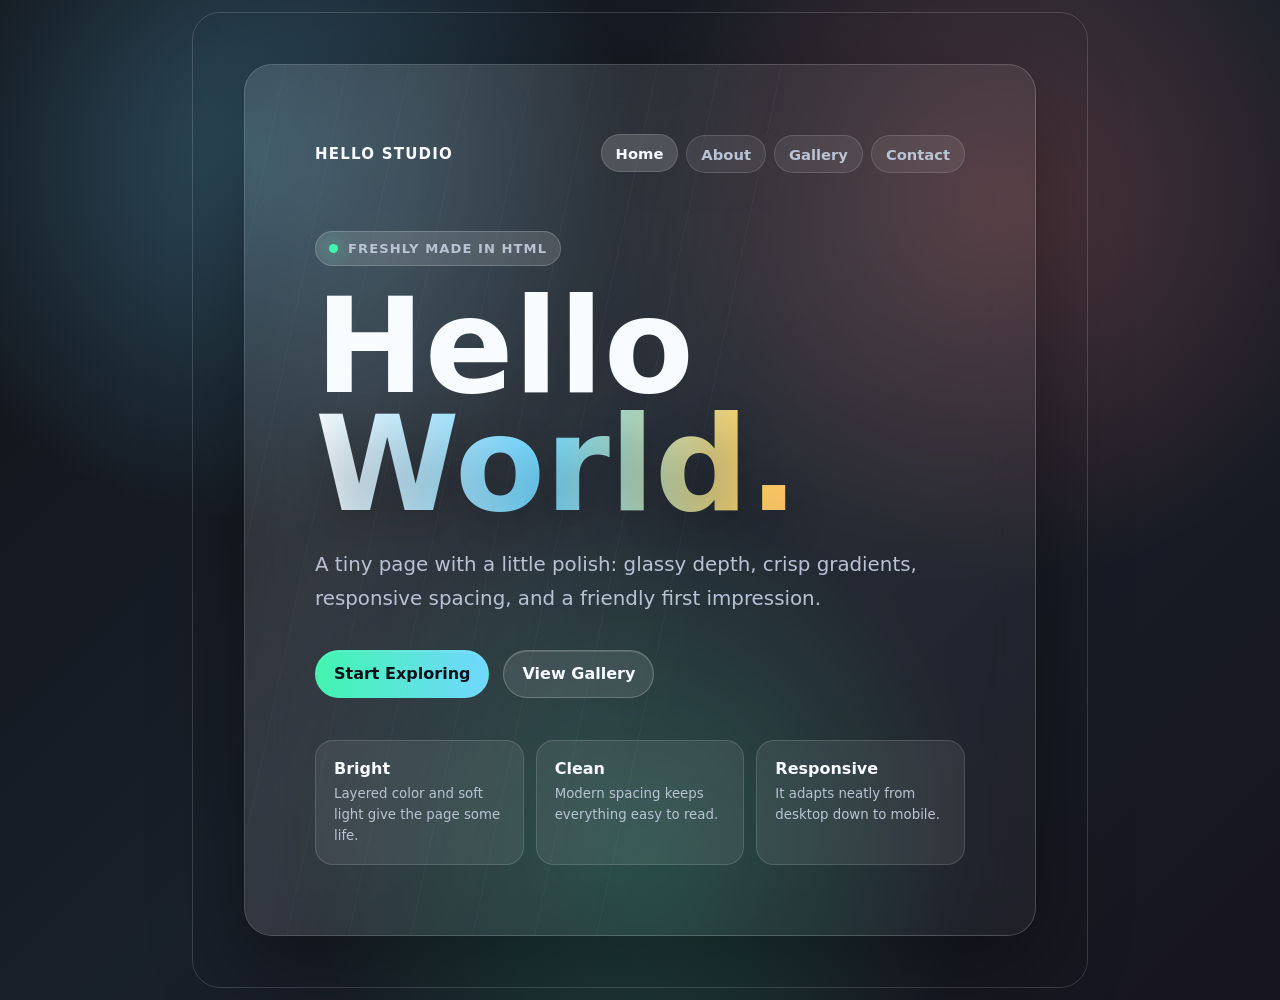
<file: index.html>
<!DOCTYPE html>
<html lang="en">
<head>
  <meta charset="UTF-8">
  <meta name="viewport" content="width=device-width, initial-scale=1.0">
  <title>Hello World</title>
  <link rel="stylesheet" href="styles.css">
</head>
<body>
  <main class="stage" aria-label="Hello World landing page">
    <div class="glow-line"></div>
    <section class="card">
      <div class="content">
        <nav class="nav" aria-label="Main navigation">
          <a class="brand" href="index.html">Hello Studio</a>
          <div class="nav-links">
            <a class="active" href="index.html">Home</a>
            <a href="about.html">About</a>
            <a href="gallery.html">Gallery</a>
            <a href="contact.html">Contact</a>
          </div>
        </nav>

        <div class="eyebrow"><span class="spark"></span> Freshly made in HTML</div>
        <h1>Hello <span>World.</span></h1>
        <p>
          A tiny page with a little polish: glassy depth, crisp gradients, responsive spacing,
          and a friendly first impression.
        </p>
        <div class="actions">
          <a class="button primary" href="about.html">Start Exploring</a>
          <a class="button" href="gallery.html">View Gallery</a>
        </div>
        <div class="chips" aria-label="Highlights">
          <article class="chip">
            <strong>Bright</strong>
            <small>Layered color and soft light give the page some life.</small>
          </article>
          <article class="chip">
            <strong>Clean</strong>
            <small>Modern spacing keeps everything easy to read.</small>
          </article>
          <article class="chip">
            <strong>Responsive</strong>
            <small>It adapts neatly from desktop down to mobile.</small>
          </article>
        </div>
      </div>
    </section>
  </main>
</body>
</html>
</file>
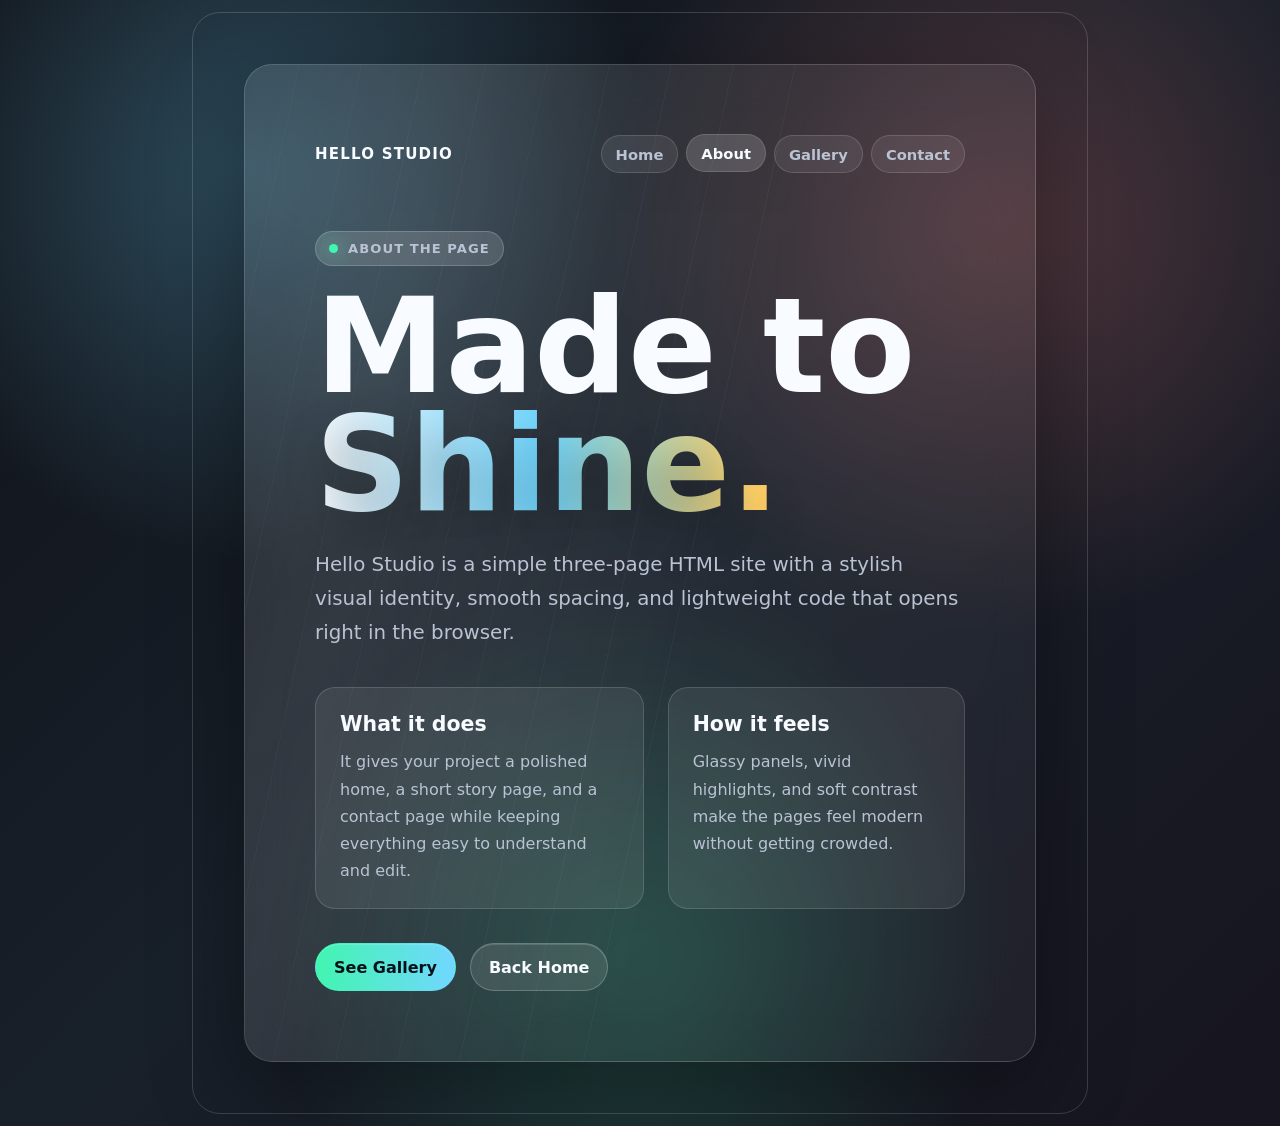
<file: about.html>
<!DOCTYPE html>
<html lang="en">
<head>
  <meta charset="UTF-8">
  <meta name="viewport" content="width=device-width, initial-scale=1.0">
  <title>About | Hello Studio</title>
  <link rel="stylesheet" href="styles.css">
</head>
<body>
  <main class="stage" aria-label="About page">
    <div class="glow-line"></div>
    <section class="card">
      <div class="content">
        <nav class="nav" aria-label="Main navigation">
          <a class="brand" href="index.html">Hello Studio</a>
          <div class="nav-links">
            <a href="index.html">Home</a>
            <a class="active" href="about.html">About</a>
            <a href="gallery.html">Gallery</a>
            <a href="contact.html">Contact</a>
          </div>
        </nav>

        <div class="eyebrow"><span class="spark"></span> About the page</div>
        <h1>Made to <span>Shine.</span></h1>
        <p>
          Hello Studio is a simple three-page HTML site with a stylish visual identity,
          smooth spacing, and lightweight code that opens right in the browser.
        </p>

        <div class="split">
          <article class="note">
            <h2>What it does</h2>
            <p>
              It gives your project a polished home, a short story page, and a contact page
              while keeping everything easy to understand and edit.
            </p>
          </article>
          <article class="note">
            <h2>How it feels</h2>
            <p>
              Glassy panels, vivid highlights, and soft contrast make the pages feel modern
              without getting crowded.
            </p>
          </article>
        </div>

        <div class="actions">
          <a class="button primary" href="gallery.html">See Gallery</a>
          <a class="button" href="index.html">Back Home</a>
        </div>
      </div>
    </section>
  </main>
</body>
</html>
</file>
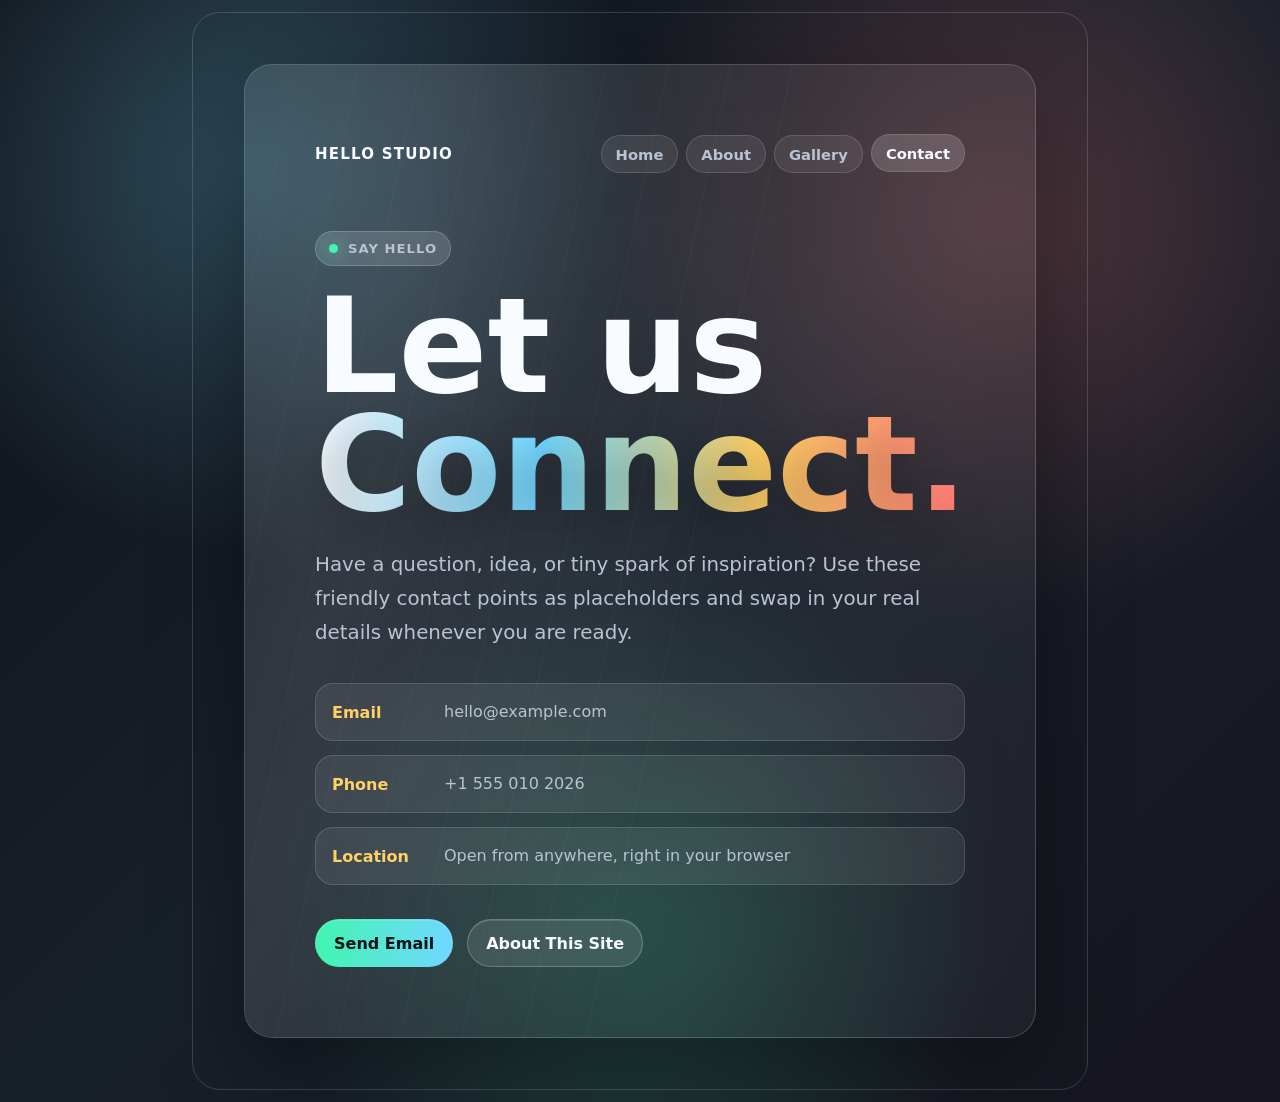
<file: contact.html>
<!DOCTYPE html>
<html lang="en">
<head>
  <meta charset="UTF-8">
  <meta name="viewport" content="width=device-width, initial-scale=1.0">
  <title>Contact Us | Hello Studio</title>
  <link rel="stylesheet" href="styles.css">
</head>
<body>
  <main class="stage" aria-label="Contact page">
    <div class="glow-line"></div>
    <section class="card">
      <div class="content">
        <nav class="nav" aria-label="Main navigation">
          <a class="brand" href="index.html">Hello Studio</a>
          <div class="nav-links">
            <a href="index.html">Home</a>
            <a href="about.html">About</a>
            <a href="gallery.html">Gallery</a>
            <a class="active" href="contact.html">Contact</a>
          </div>
        </nav>

        <div class="eyebrow"><span class="spark"></span> Say hello</div>
        <h1>Let us <span>Connect.</span></h1>
        <p>
          Have a question, idea, or tiny spark of inspiration? Use these friendly contact
          points as placeholders and swap in your real details whenever you are ready.
        </p>

        <div class="contact-list" aria-label="Contact details">
          <div class="contact-row">
            <strong>Email</strong>
            <span>hello@example.com</span>
          </div>
          <div class="contact-row">
            <strong>Phone</strong>
            <span>+1 555 010 2026</span>
          </div>
          <div class="contact-row">
            <strong>Location</strong>
            <span>Open from anywhere, right in your browser</span>
          </div>
        </div>

        <div class="actions">
          <a class="button primary" href="mailto:hello@example.com">Send Email</a>
          <a class="button" href="about.html">About This Site</a>
        </div>
      </div>
    </section>
  </main>
</body>
</html>
</file>
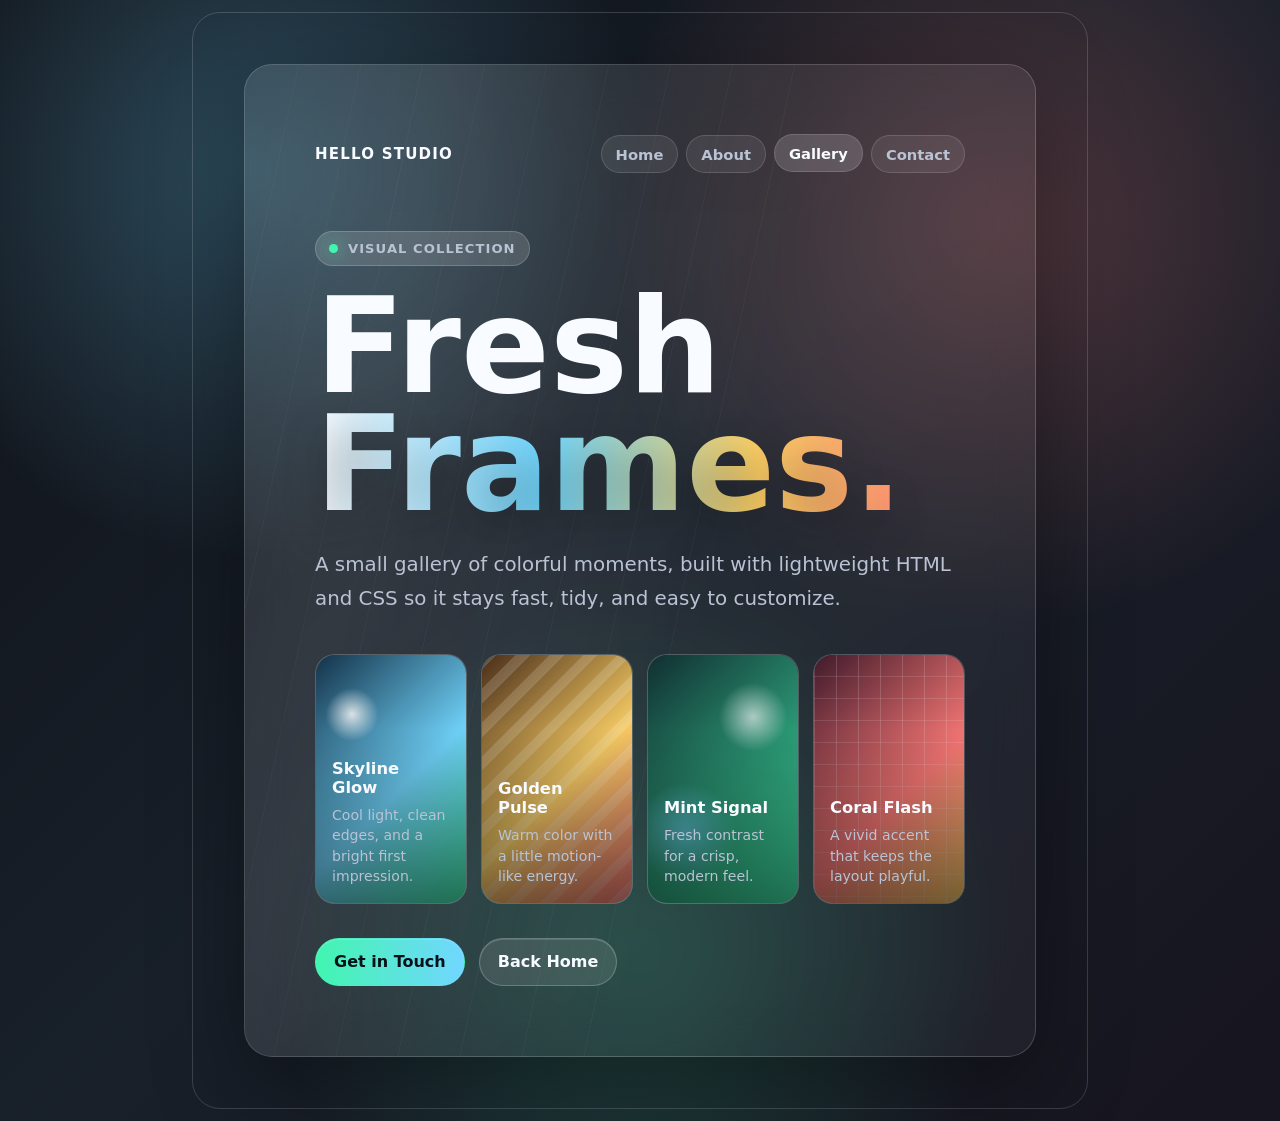
<file: gallery.html>
<!DOCTYPE html>
<html lang="en">
<head>
  <meta charset="UTF-8">
  <meta name="viewport" content="width=device-width, initial-scale=1.0">
  <title>Gallery | Hello Studio</title>
  <link rel="stylesheet" href="styles.css">
</head>
<body>
  <main class="stage" aria-label="Gallery page">
    <div class="glow-line"></div>
    <section class="card">
      <div class="content">
        <nav class="nav" aria-label="Main navigation">
          <a class="brand" href="index.html">Hello Studio</a>
          <div class="nav-links">
            <a href="index.html">Home</a>
            <a href="about.html">About</a>
            <a class="active" href="gallery.html">Gallery</a>
            <a href="contact.html">Contact</a>
          </div>
        </nav>

        <div class="eyebrow"><span class="spark"></span> Visual collection</div>
        <h1>Fresh <span>Frames.</span></h1>
        <p>
          A small gallery of colorful moments, built with lightweight HTML and CSS so it stays
          fast, tidy, and easy to customize.
        </p>

        <div class="gallery-grid" aria-label="Gallery items">
          <article class="gallery-tile tile-sky">
            <div class="tile-art"></div>
            <strong>Skyline Glow</strong>
            <span>Cool light, clean edges, and a bright first impression.</span>
          </article>
          <article class="gallery-tile tile-gold">
            <div class="tile-art"></div>
            <strong>Golden Pulse</strong>
            <span>Warm color with a little motion-like energy.</span>
          </article>
          <article class="gallery-tile tile-mint">
            <div class="tile-art"></div>
            <strong>Mint Signal</strong>
            <span>Fresh contrast for a crisp, modern feel.</span>
          </article>
          <article class="gallery-tile tile-coral">
            <div class="tile-art"></div>
            <strong>Coral Flash</strong>
            <span>A vivid accent that keeps the layout playful.</span>
          </article>
        </div>

        <div class="actions">
          <a class="button primary" href="contact.html">Get in Touch</a>
          <a class="button" href="index.html">Back Home</a>
        </div>
      </div>
    </section>
  </main>
</body>
</html>
</file>
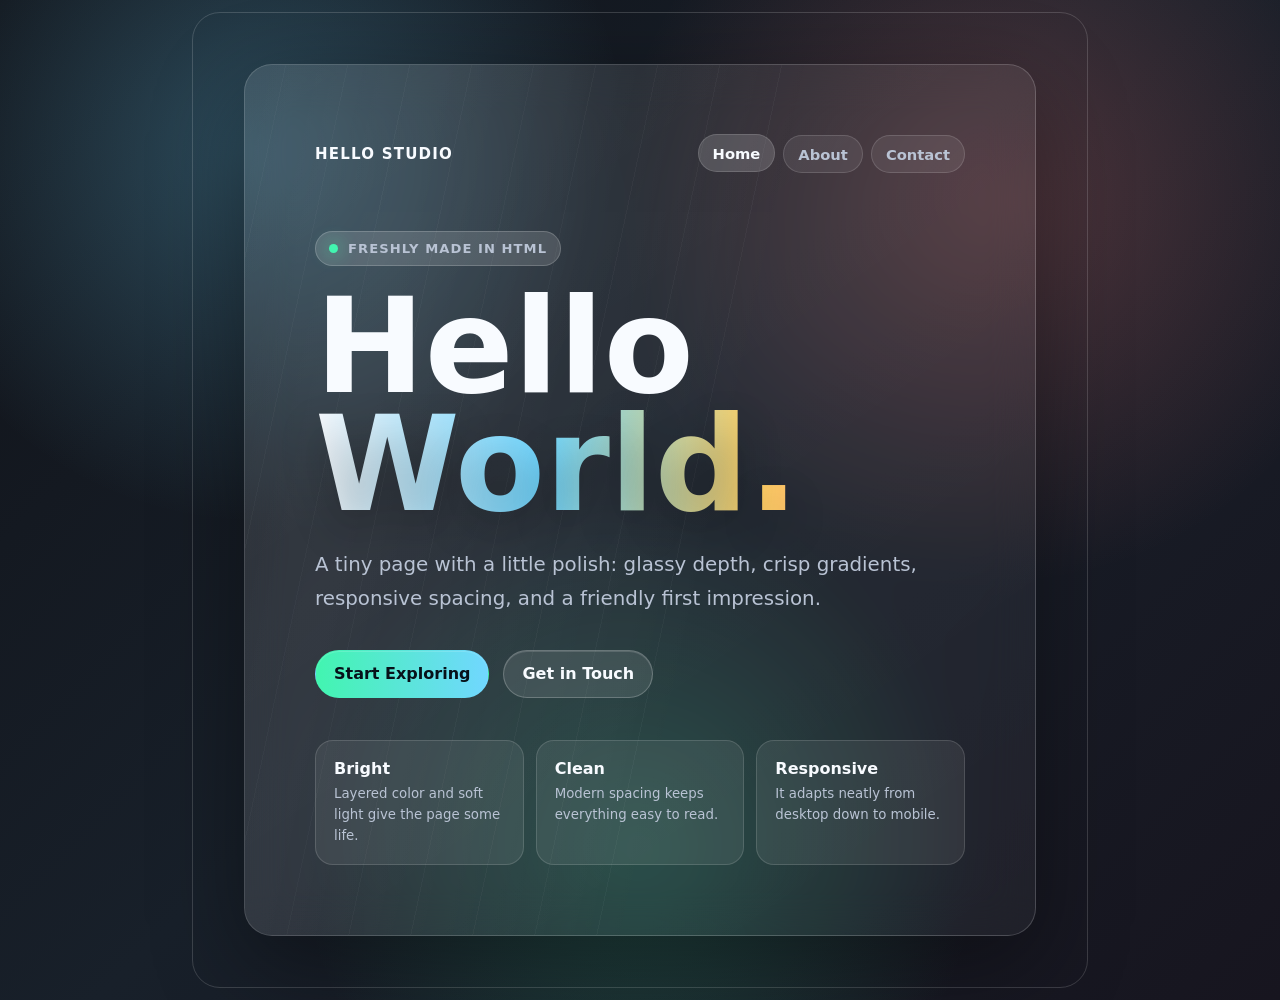
<file: hello-world.html>
<!DOCTYPE html>
<html lang="en">
<head>
  <meta charset="UTF-8">
  <meta name="viewport" content="width=device-width, initial-scale=1.0">
  <title>Hello World</title>
  <link rel="stylesheet" href="styles.css">
</head>
<body>
  <main class="stage" aria-label="Hello World landing page">
    <div class="glow-line"></div>
    <section class="card">
      <div class="content">
        <nav class="nav" aria-label="Main navigation">
          <a class="brand" href="hello-world.html">Hello Studio</a>
          <div class="nav-links">
            <a class="active" href="hello-world.html">Home</a>
            <a href="about.html">About</a>
            <a href="contact.html">Contact</a>
          </div>
        </nav>

        <div class="eyebrow"><span class="spark"></span> Freshly made in HTML</div>
        <h1>Hello <span>World.</span></h1>
        <p>
          A tiny page with a little polish: glassy depth, crisp gradients, responsive spacing,
          and a friendly first impression.
        </p>
        <div class="actions">
          <a class="button primary" href="about.html">Start Exploring</a>
          <a class="button" href="contact.html">Get in Touch</a>
        </div>
        <div class="chips" aria-label="Highlights">
          <article class="chip">
            <strong>Bright</strong>
            <small>Layered color and soft light give the page some life.</small>
          </article>
          <article class="chip">
            <strong>Clean</strong>
            <small>Modern spacing keeps everything easy to read.</small>
          </article>
          <article class="chip">
            <strong>Responsive</strong>
            <small>It adapts neatly from desktop down to mobile.</small>
          </article>
        </div>
      </div>
    </section>
  </main>
</body>
</html>
</file>
<file: styles.css>
:root {
  color-scheme: dark;
  --bg: #101218;
  --panel: rgba(255, 255, 255, 0.08);
  --panel-strong: rgba(255, 255, 255, 0.14);
  --text: #f8fbff;
  --muted: #b9c3d4;
  --mint: #42f5b0;
  --coral: #ff7a78;
  --gold: #ffd166;
  --sky: #71d7ff;
}

* {
  box-sizing: border-box;
}

body {
  margin: 0;
  min-height: 100vh;
  display: grid;
  place-items: center;
  overflow-x: hidden;
  background:
    radial-gradient(circle at 20% 15%, rgba(113, 215, 255, 0.28), transparent 28%),
    radial-gradient(circle at 78% 20%, rgba(255, 122, 120, 0.24), transparent 30%),
    radial-gradient(circle at 50% 85%, rgba(66, 245, 176, 0.20), transparent 32%),
    linear-gradient(135deg, #101218 0%, #18202a 48%, #17151f 100%);
  color: var(--text);
  font-family: Inter, ui-sans-serif, system-ui, -apple-system, BlinkMacSystemFont, "Segoe UI", sans-serif;
}

.stage {
  width: min(92vw, 920px);
  padding: clamp(24px, 6vw, 64px);
  position: relative;
}

.glow-line {
  position: absolute;
  inset: 12px;
  border: 1px solid rgba(255, 255, 255, 0.16);
  border-radius: 28px;
  pointer-events: none;
}

.card {
  position: relative;
  padding: clamp(30px, 7vw, 70px);
  border: 1px solid rgba(255, 255, 255, 0.18);
  border-radius: 28px;
  background: linear-gradient(145deg, var(--panel), rgba(255, 255, 255, 0.04));
  box-shadow: 0 28px 90px rgba(0, 0, 0, 0.38);
  backdrop-filter: blur(22px);
  overflow: hidden;
}

.card::before {
  content: "";
  position: absolute;
  inset: 0;
  background:
    linear-gradient(90deg, transparent, rgba(255, 255, 255, 0.10), transparent),
    repeating-linear-gradient(90deg, rgba(255, 255, 255, 0.045) 0 1px, transparent 1px 62px);
  transform: skewX(-12deg) translateX(-38%);
  opacity: 0.65;
}

.content {
  position: relative;
  z-index: 1;
}

.nav {
  display: flex;
  flex-wrap: wrap;
  align-items: center;
  justify-content: space-between;
  gap: 16px;
  margin-bottom: clamp(34px, 6vw, 58px);
}

.brand {
  color: var(--text);
  font-size: 0.94rem;
  font-weight: 900;
  text-decoration: none;
  text-transform: uppercase;
  letter-spacing: 0.08em;
}

.nav-links {
  display: flex;
  flex-wrap: wrap;
  gap: 8px;
}

.nav-links a {
  display: inline-flex;
  align-items: center;
  justify-content: center;
  min-height: 38px;
  padding: 0 14px;
  border: 1px solid rgba(255, 255, 255, 0.14);
  border-radius: 999px;
  background: rgba(255, 255, 255, 0.08);
  color: var(--muted);
  font-size: 0.92rem;
  font-weight: 800;
  text-decoration: none;
  transition: transform 180ms ease, background 180ms ease, color 180ms ease;
}

.nav-links a:hover,
.nav-links a.active {
  transform: translateY(-1px);
  background: rgba(255, 255, 255, 0.16);
  color: var(--text);
}

.eyebrow {
  display: inline-flex;
  align-items: center;
  gap: 10px;
  margin-bottom: 22px;
  padding: 9px 13px;
  border: 1px solid rgba(255, 255, 255, 0.18);
  border-radius: 999px;
  background: var(--panel-strong);
  color: var(--muted);
  font-size: 0.82rem;
  font-weight: 700;
  text-transform: uppercase;
  letter-spacing: 0.08em;
}

.spark {
  width: 9px;
  height: 9px;
  border-radius: 50%;
  background: var(--mint);
  box-shadow: 0 0 18px var(--mint);
}

h1 {
  margin: 0;
  font-size: clamp(3.3rem, 11vw, 8.2rem);
  line-height: 0.9;
  letter-spacing: 0;
}

h1 span {
  display: block;
  background: linear-gradient(90deg, var(--text), var(--sky) 35%, var(--gold) 68%, var(--coral));
  -webkit-background-clip: text;
  background-clip: text;
  color: transparent;
  text-shadow: 0 18px 44px rgba(0, 0, 0, 0.24);
}

p {
  max-width: 660px;
  margin: 24px 0 0;
  color: var(--muted);
  font-size: clamp(1rem, 2.1vw, 1.24rem);
  line-height: 1.7;
}

.actions {
  display: flex;
  flex-wrap: wrap;
  gap: 14px;
  margin-top: 34px;
}

.button {
  display: inline-flex;
  align-items: center;
  justify-content: center;
  min-height: 48px;
  padding: 0 18px;
  border: 1px solid rgba(255, 255, 255, 0.22);
  border-radius: 999px;
  background: rgba(255, 255, 255, 0.10);
  color: var(--text);
  font-weight: 800;
  text-decoration: none;
  box-shadow: inset 0 1px 0 rgba(255, 255, 255, 0.14);
  transition: transform 180ms ease, background 180ms ease;
}

.button.primary {
  border-color: transparent;
  background: linear-gradient(90deg, var(--mint), var(--sky));
  color: #071119;
}

.button:hover {
  transform: translateY(-2px);
  background: rgba(255, 255, 255, 0.16);
}

.button.primary:hover {
  background: linear-gradient(90deg, var(--gold), var(--coral));
}

.chips {
  display: grid;
  grid-template-columns: repeat(3, 1fr);
  gap: 12px;
  margin-top: 42px;
}

.chip {
  min-height: 88px;
  padding: 18px;
  border: 1px solid rgba(255, 255, 255, 0.14);
  border-radius: 18px;
  background: rgba(255, 255, 255, 0.075);
}

.chip strong {
  display: block;
  margin-bottom: 5px;
  color: var(--text);
  font-size: 1rem;
}

.chip small,
.contact-list span {
  color: var(--muted);
  line-height: 1.5;
}

.split {
  display: grid;
  grid-template-columns: 1.05fr 0.95fr;
  gap: 24px;
  align-items: start;
  margin-top: 38px;
}

.note {
  min-height: 100%;
  padding: 24px;
  border: 1px solid rgba(255, 255, 255, 0.14);
  border-radius: 20px;
  background: rgba(255, 255, 255, 0.075);
}

.note h2 {
  margin: 0 0 12px;
  font-size: 1.28rem;
}

.note p {
  margin-top: 0;
  font-size: 1rem;
}

.contact-list {
  display: grid;
  gap: 14px;
  margin-top: 34px;
}

.contact-row {
  display: grid;
  grid-template-columns: 96px 1fr;
  gap: 16px;
  align-items: center;
  padding: 16px;
  border: 1px solid rgba(255, 255, 255, 0.14);
  border-radius: 18px;
  background: rgba(255, 255, 255, 0.075);
}

.contact-row strong {
  color: var(--gold);
}

.gallery-grid {
  display: grid;
  grid-template-columns: repeat(4, 1fr);
  gap: 14px;
  margin-top: 38px;
}

.gallery-tile {
  min-height: 250px;
  display: flex;
  flex-direction: column;
  justify-content: flex-end;
  gap: 8px;
  padding: 16px;
  border: 1px solid rgba(255, 255, 255, 0.15);
  border-radius: 20px;
  background: rgba(255, 255, 255, 0.075);
  overflow: hidden;
  position: relative;
}

.gallery-tile::before {
  content: "";
  position: absolute;
  inset: 0;
  background: linear-gradient(180deg, transparent 30%, rgba(0, 0, 0, 0.52));
  z-index: 1;
}

.gallery-tile strong,
.gallery-tile span {
  position: relative;
  z-index: 2;
}

.gallery-tile strong {
  color: var(--text);
  font-size: 1.02rem;
}

.gallery-tile span {
  color: var(--muted);
  font-size: 0.88rem;
  line-height: 1.45;
}

.tile-art {
  position: absolute;
  inset: 0;
  opacity: 0.95;
}

.tile-sky .tile-art {
  background:
    radial-gradient(circle at 24% 24%, rgba(255, 255, 255, 0.85), transparent 12%),
    linear-gradient(135deg, #12324a, #71d7ff 55%, #42f5b0);
}

.tile-gold .tile-art {
  background:
    repeating-linear-gradient(135deg, rgba(255, 255, 255, 0.16) 0 10px, transparent 10px 24px),
    linear-gradient(135deg, #4a2d16, #ffd166 54%, #ff7a78);
}

.tile-mint .tile-art {
  background:
    radial-gradient(circle at 70% 25%, rgba(255, 255, 255, 0.65), transparent 16%),
    radial-gradient(circle at 25% 72%, rgba(113, 215, 255, 0.65), transparent 24%),
    linear-gradient(135deg, #102f31, #42f5b0);
}

.tile-coral .tile-art {
  background:
    linear-gradient(90deg, rgba(255, 255, 255, 0.16) 1px, transparent 1px),
    linear-gradient(0deg, rgba(255, 255, 255, 0.12) 1px, transparent 1px),
    linear-gradient(135deg, #421a2a, #ff7a78 58%, #ffd166);
  background-size: 22px 22px, 22px 22px, auto;
}

@media (max-width: 700px) {
  body {
    place-items: start center;
  }

  .stage {
    padding: 18px;
  }

  .card,
  .glow-line {
    border-radius: 22px;
  }

  .nav {
    align-items: flex-start;
    flex-direction: column;
  }

  .nav-links,
  .nav-links a,
  .actions,
  .button {
    width: 100%;
  }

  .chips,
  .gallery-grid,
  .split {
    grid-template-columns: 1fr;
  }

  .actions {
    flex-direction: column;
  }

  .contact-row {
    grid-template-columns: 1fr;
    gap: 6px;
  }
}
</file>
